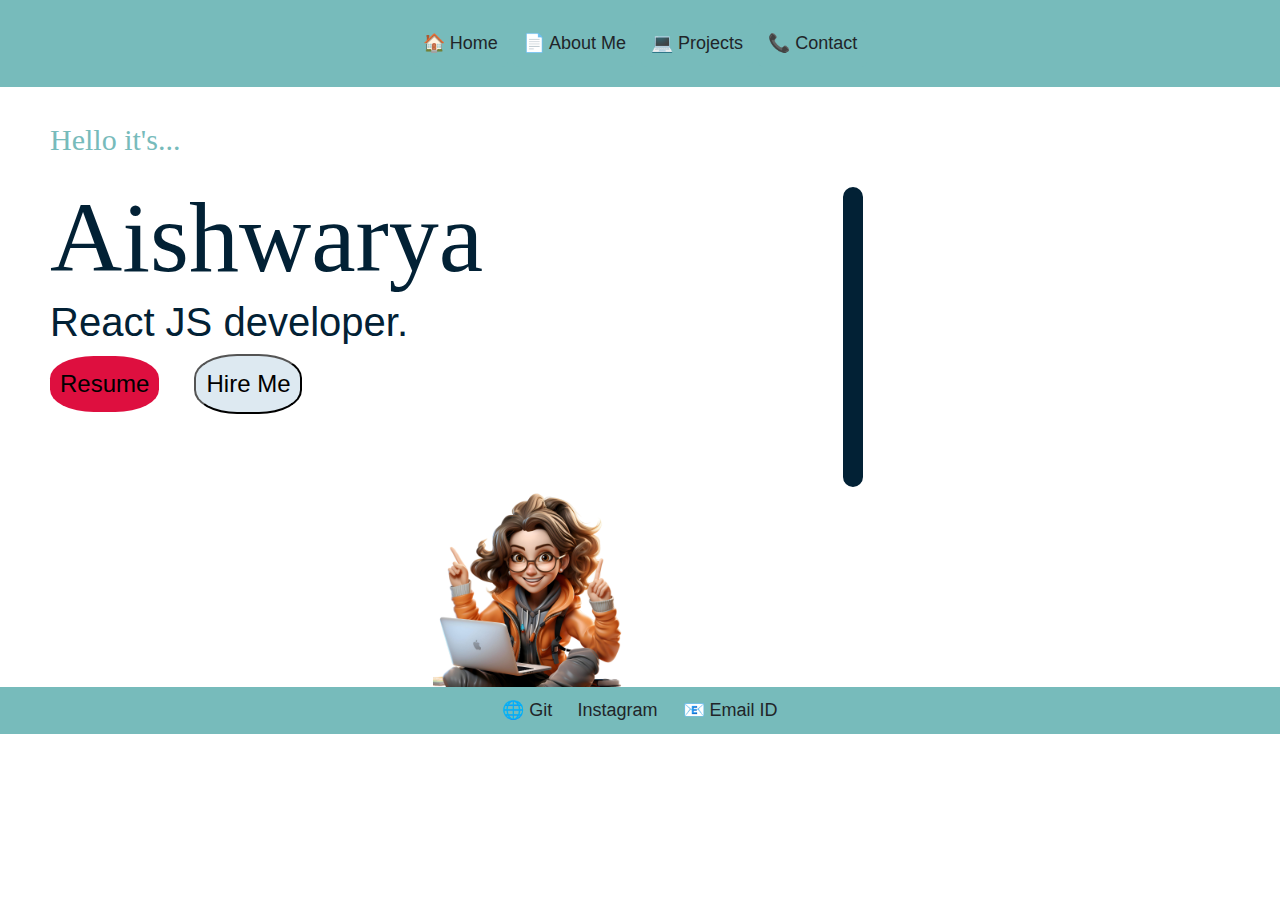
<file: index.html>
<!DOCTYPE html>
<html lang="en">
<head>
    <meta charset="UTF-8">
    <meta name="viewport" content="width=device-width, initial-scale=1.0">
    <title>My Portfolio</title>
    <link rel="stylesheet" href="https://cdn.jsdelivr.net/npm/bootstrap@5.3.3/dist/css/bootstrap.min.css">
    <link rel="stylesheet" href="./style.css">
</head>
<body>
    <div class="container-fluid">
        <div class="row">
            <div class="col-12 col-md-12 col-lg-12 text-center one">
                <a href="./index.html" target="_blank"><button class="btn">&#127968 Home</button></a>
                <a href="./About me/Aboutme.html"><button class="btn">&#128196 About Me</button></a>
                <a href="./Projects" target="_blank"><button class="btn">&#128187 Projects</button></a>
                <a href="tel:123"><button class="btn"> &#128222 Contact </button></a>
            </div>
        </div>
        <div class="row">
            <div class="col-lg-4 col-md-8 col-12 two">
                <p>Hello it's...</p>
                <h1>Aishwarya</h1>
                <h2>React JS developer.</h2>
                <a href="./My resume/resume.html" target="_blank"><button class="first">Resume</button></a>
                <a href="mailto:example@gmail.com"><button class="second">Hire Me</button></a>
            </div>
            <div class="col-lg-8 col-md-4 col-sm-12 text-center four">
               <img src="./Assets/Aishwarya.jpg" height="300px" width="3git00px" class="photo" alt="Aishwarya's photo">
           </div>
         </div>
            <div class="row">
            <div class="col-lg-10 col-md-2 col-12 text-center three ">
                <img src="./Assets/coder-girl-anime.png" height="200px" width="200px" id="cartoon" alt="Cartoon image">
            </div>
            </div>
        <div class="row">
            <div class="col-lg-12 col-md-12 col-12 text-center five">
                <a href=""><button class="btn">&#127760 Git</button></a>
                <a href=""><button class="btn insta">Instagram</button></a>
                <a href=""><button class="btn">&#128231 Email ID</button></a>
            </div>
        </div>
    </div>
</body>
</html>
</file>
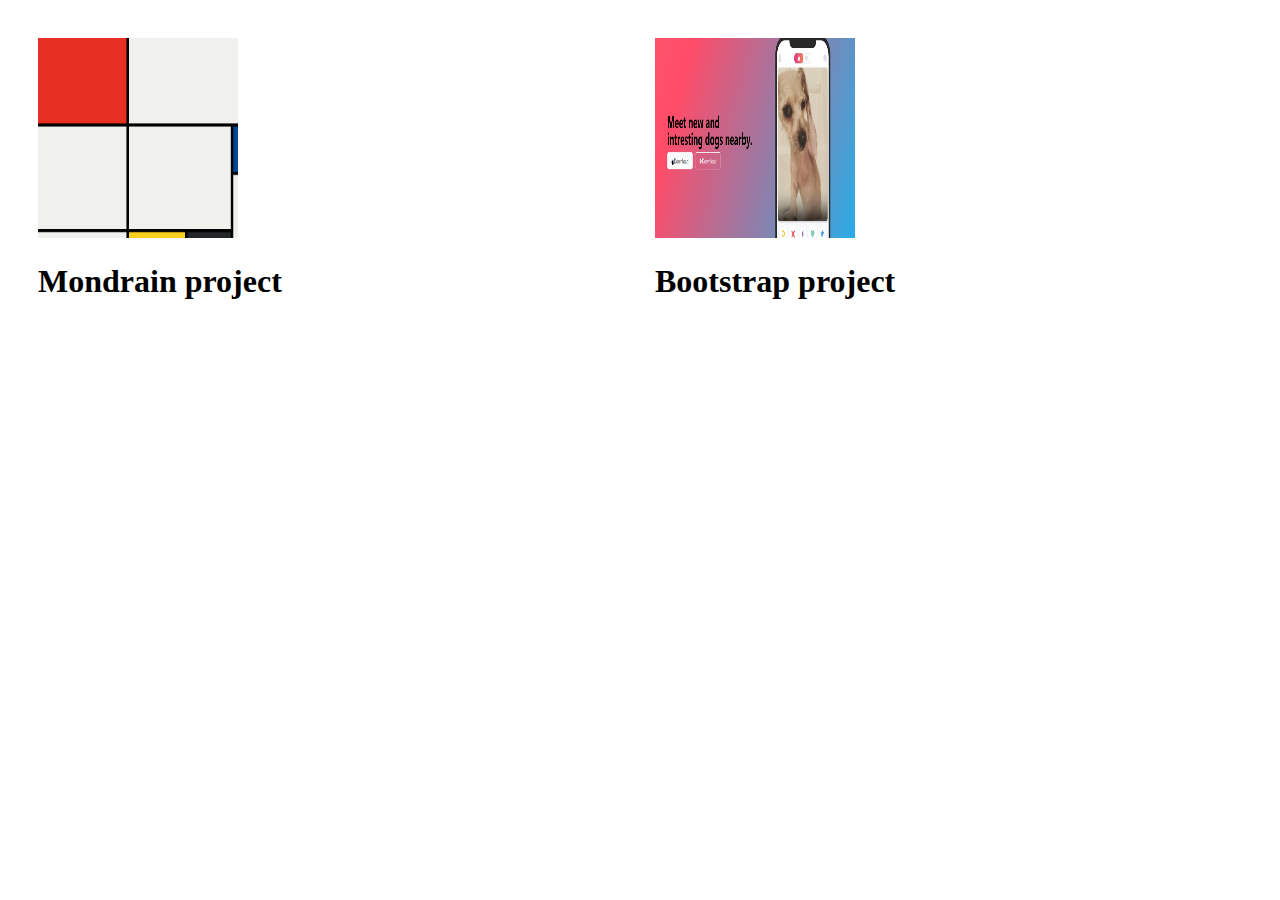
<file: Projects/index.html>
<!DOCTYPE html>
<html lang="en">
<head>
    <meta charset="UTF-8">
    <meta name="viewport" content="width=device-width, initial-scale=1.0">
    <title>Projects</title>
</head>
<link rel="stylesheet" href="./style.css">
<body>
    <div class="container">
    <div class="photo1">
    <a href="./Mondrain project/index.html"><img src="./images/mondrain-painting.png" height="200px" width="200px"></a>
    <h1>Mondrain project</h1>
    </div>
    <div class="photo2">
    <a href="./Tin dog project (bootstrap)/index.html"><img src="./images/tin-dog-img.png" height="200px" width="200px"></a>
    <h1>Bootstrap project</h1>
    </div>
</div>
</body>
</html>
</file>
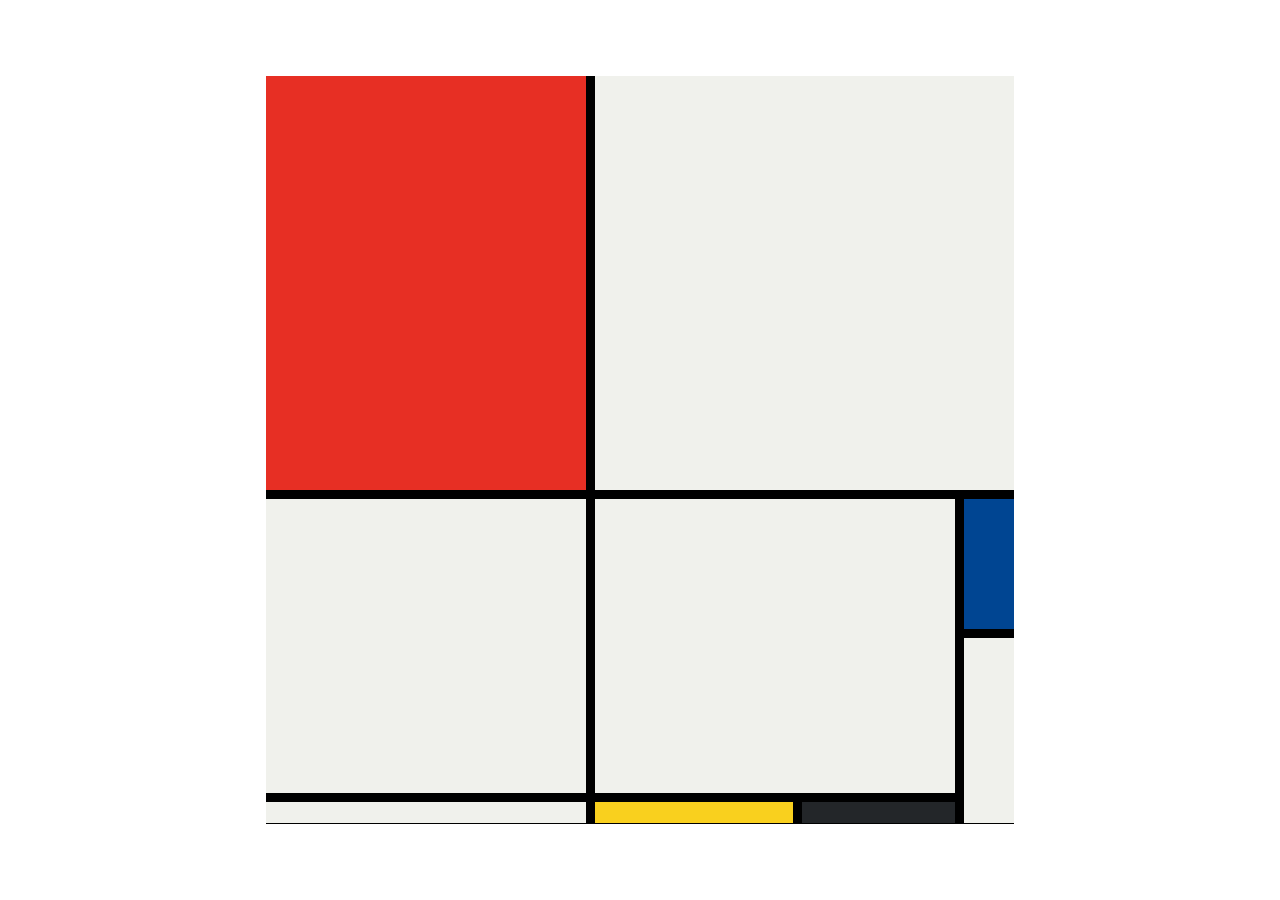
<file: Projects/Mondrain project/index.html>
<!DOCTYPE html>
<html lang="en">

<head>
  <meta charset="UTF-8">
  <meta name="viewport" content="width=device-width, initial-scale=1.0">
  <title>Mondrian Project</title>
  <style>
    /* 
    Write your CSS here 
    Gap Colour: #000
    White: #F0F1EC
    Red: #E72F24
    Black: #232629
    Blue: #004592
    Yellow: #F9D01E

    For dimensions, see dimensions.png image.
    HINT: Remember you can't change the properties of grid lines.
    But grid lines are transparent!
    */
    body {
        margin: 0;
        padding: 0;
        display: flex;
        justify-content: center;
        align-items: center;
        height: 100vh;
    }
    .container {
      display: grid;
      width: 748px;
      height: 748px;
      background-color: #000;
      gap: 9px;
      grid-template-columns: 320px  198px 153px 50px;
      grid-template-rows: 414px 130px 155px 21px ;
    }
    .item {
      background-color: #F0F1EC;
    }
    .one {
      background-color: #E72F24;
    }
    .two {
      grid-column: span 3;
    }
    .three {
      grid-row: span 2;
    }
    .four {
      grid-column: span 2;
      grid-row: span 2;
    }
    .five {
      background-color: #004592;
      border-bottom: 10px;
    }
    .six {
      grid-row: span 2;
    }
    .eight {
      background-color: #F9D01E;
    }
    .nine {
       background-color: #232629;
    }
  </style>
</head>

<body>
  <!-- Write your HTML here -->
  <div class="container">
    <div class=" item one"></div>
    <div class="item two"></div>
    <div class="item three"></div>
    <div class="item four"></div>
    <div class="item five"></div>
    <div class="item six"></div>
    <div class="item seven"></div>
    <div class="item eight"></div>
    <div class="item nine"></div>
 </div>
</body>

</html>
</file>
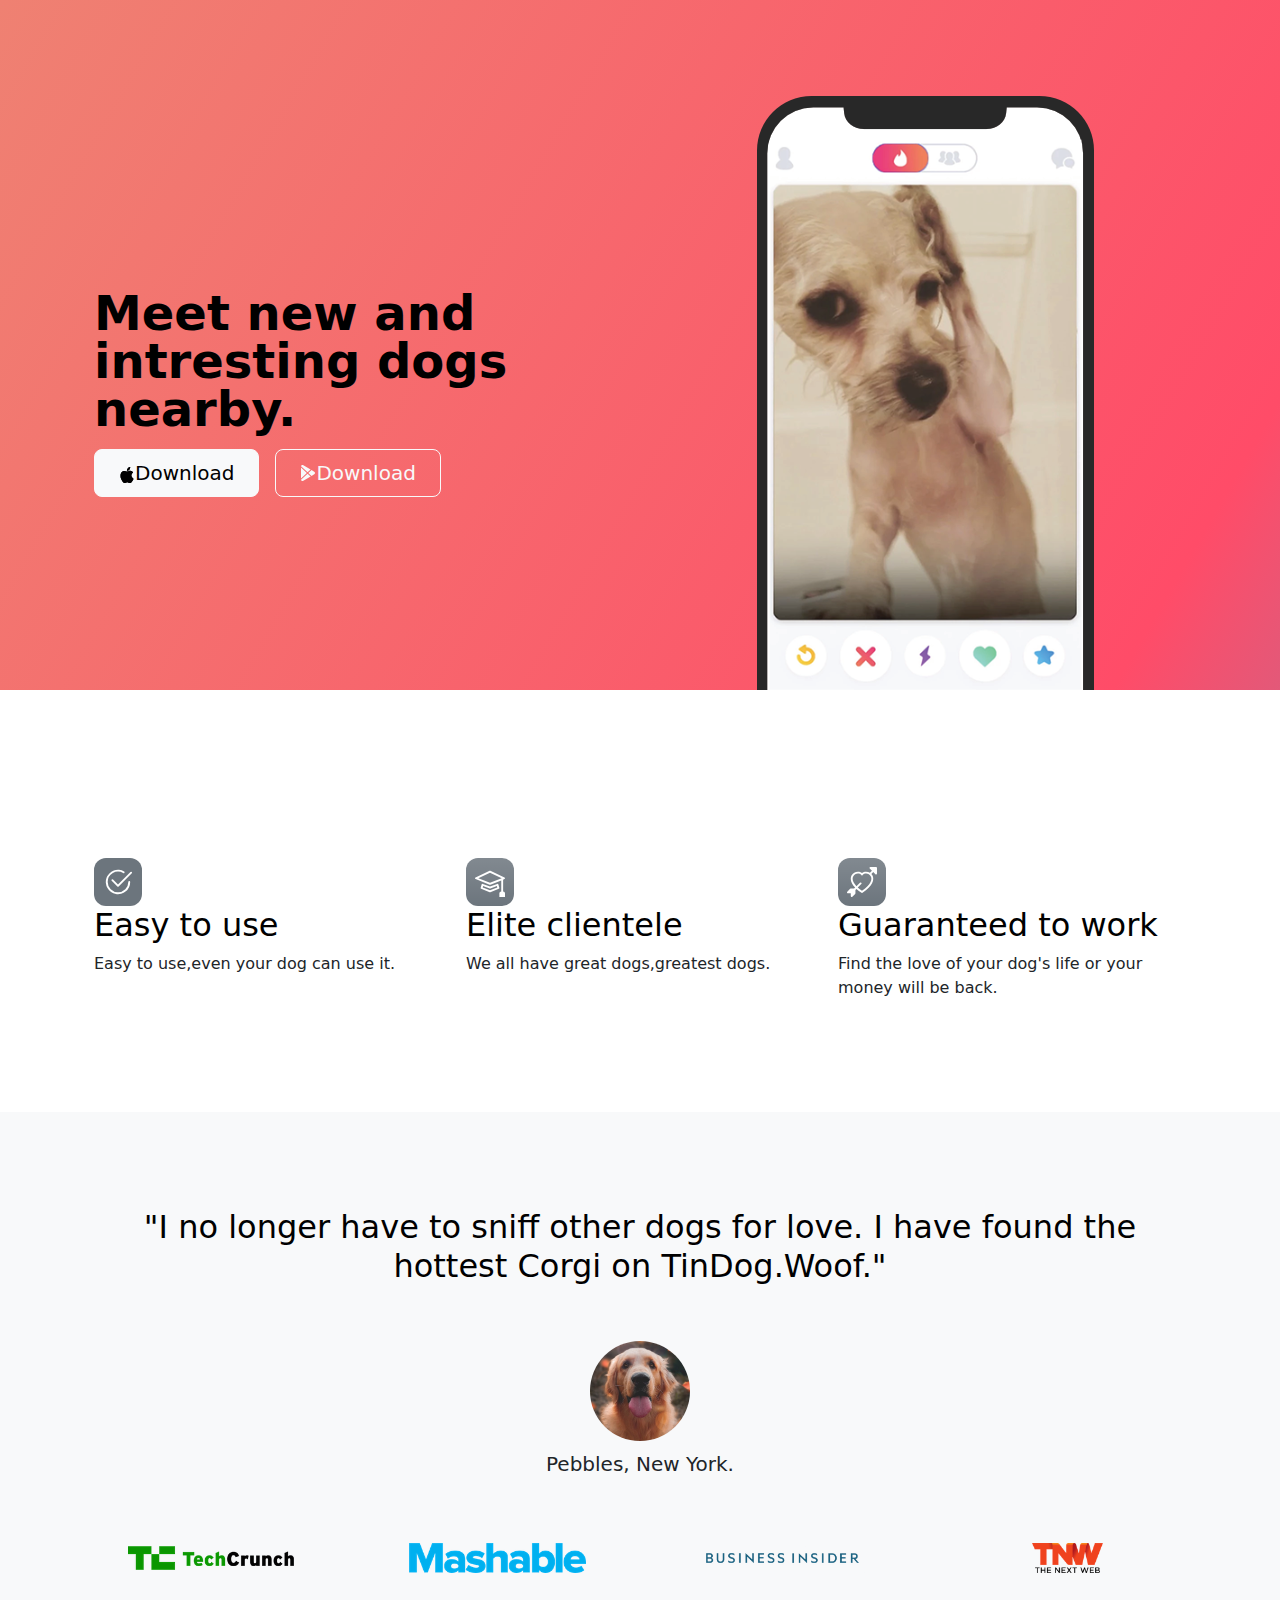
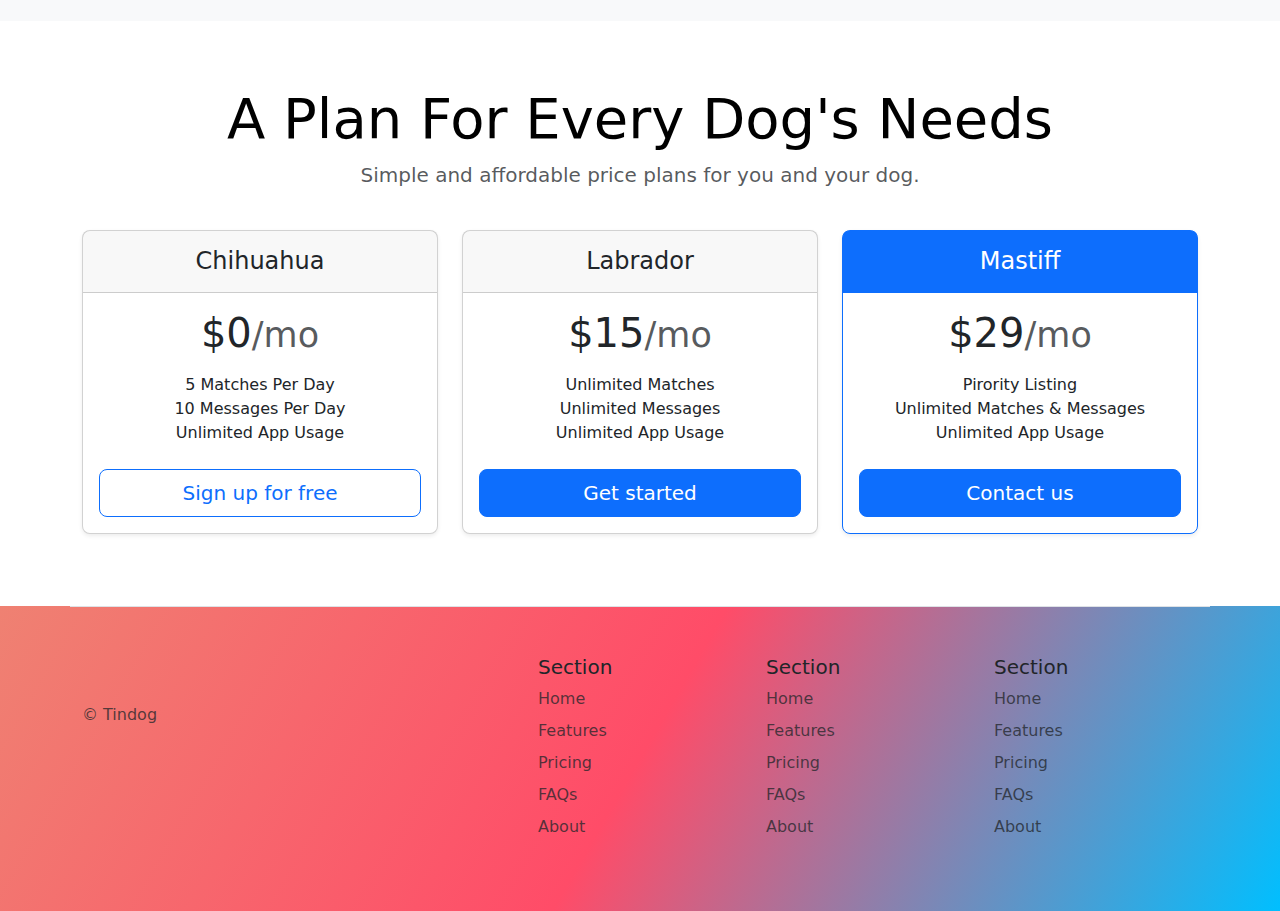
<file: Projects/Tin dog project (bootstrap)/index.html>
<!DOCTYPE html>
<html lang="en">

<head>
  <meta charset="UTF-8">
  <meta name="viewport" content="width=device-width, initial-scale=1.0">
  <title>TinDog</title>
</head>
<link href="https://cdn.jsdelivr.net/npm/bootstrap@5.3.3/dist/css/bootstrap.min.css" rel="stylesheet" integrity="sha384-QWTKZyjpPEjISv5WaRU9OFeRpok6YctnYmDr5pNlyT2bRjXh0JMhjY6hW+ALEwIH" crossorigin="anonymous">
<link rel="stylesheet" href="./style.css">
<body>
  <section id="features">
  <!-- Title -->
  <section id="title" class="gradient-background">
    <div class="container col-xxl-8 px-4 pt-5">
      <div class="row flex-lg-row-reverse align-items-center g-5 pt-5">
        <div class="col-10 col-sm-8 col-lg-6">
          <img src="./images/iphone.png" class="d-block mx-lg-auto img-fluid" alt="Bootstrap Themes" height="200" loading="lazy">
        </div>
        <div class="col-lg-6">
          <h1 class="display-5 fw-bold text-body-emphasis lh-1 mb-3">Meet new and intresting dogs nearby.
          </h1>
          <div class="d-grid gap-2 d-md-flex justify-content-md-start">
            <button type="button" class="btn btn-light btn-lg px-4 me-md-2"><svg xmlns="http://www.w3.org/2000/svg" width="16" height="16" fill="currentColor" class="bi bi-apple" viewBox="0 0 16 16">
              <path
               d="M11.182.008C11.148-.03 9.923.023 8.857 1.18c-1.066 1.156-.902 2.482-.878 2.516s1.52.087 2.475-1.258.762-2.391.728-2.43m3.314 11.733c-.048-.096-2.325-1.234-2.113-3.422s1.675-2.789 1.698-2.854-.597-.79-1.254-1.157a3.7 3.7 0 0 0-1.563-.434c-.108-.003-.483-.095-1.254.116-.508.139-1.653.589-1.968.607-.316.018-1.256-.522-2.267-.665-.647-.125-1.333.131-1.824.328-.49.196-1.422.754-2.074 2.237-.652 1.482-.311 3.83-.067 4.56s.625 1.924 1.273 2.796c.576.984 1.34 1.667 1.659 1.899s1.219.386 1.843.067c.502-.308 1.408-.485 1.766-.472.357.013 1.061.154 1.782.539.571.197 1.111.115 1.652-.105.541-.221 1.324-1.059 2.238-2.758q.52-1.185.473-1.282"/>
              <path
               d="M11.182.008C11.148-.03 9.923.023 8.857 1.18c-1.066 1.156-.902 2.482-.878 2.516s1.52.087 2.475-1.258.762-2.391.728-2.43m3.314 11.733c-.048-.096-2.325-1.234-2.113-3.422s1.675-2.789 1.698-2.854-.597-.79-1.254-1.157a3.7 3.7 0 0 0-1.563-.434c-.108-.003-.483-.095-1.254.116-.508.139-1.653.589-1.968.607-.316.018-1.256-.522-2.267-.665-.647-.125-1.333.131-1.824.328-.49.196-1.422.754-2.074 2.237-.652 1.482-.311 3.83-.067 4.56s.625 1.924 1.273 2.796c.576.984 1.34 1.667 1.659 1.899s1.219.386 1.843.067c.502-.308 1.408-.485 1.766-.472.357.013 1.061.154 1.782.539.571.197 1.111.115 1.652-.105.541-.221 1.324-1.059 2.238-2.758q.52-1.185.473-1.282"/>
            </svg>Download</button>
            <button type="button" class="btn btn-outline-light btn-lg px-4"><svg xmlns="http://www.w3.org/2000/svg" width="16" height="16" fill="currentColor"
              class="bi bi-google-play mb-1" viewBox="0 0 16 16">
              <path
                d="M14.222 9.374c1.037-.61 1.037-2.137 0-2.748L11.528 5.04 8.32 8l3.207 2.96 2.694-1.586Zm-3.595 2.116L7.583 8.68 1.03 14.73c.201 1.029 1.36 1.61 2.303 1.055l7.294-4.295ZM1 13.396V2.603L6.846 8 1 13.396ZM1.03 1.27l6.553 6.05 3.044-2.81L3.333.215C2.39-.341 1.231.24 1.03 1.27Z" />
              </svg>Download</button>
          </div>
        </div>
      </div>
    </div>
  </section>
  <!-- Features -->
  <div class="container px-4 mt-5" id="featured-3">

    <div class="row g-4 py-5 row-cols-1 row-cols-lg-3 mt-5">
      <div class="feature col">
        <div class="feature-icon d-inline-flex align-items-center justify-content-center text-bg-secondary fs-2 mt-5">
          <svg
            xmlns="http://www.w3.org/2000/svg" height="30" fill="currentColor" class="bi bi-check2-circle" viewBox="0 0 16 16">
              <path
              d="M2.5 8a5.5 5.5 0 0 1 8.25-4.764.5.5 0 0 0 .5-.866A6.5 6.5 0 1 0 14.5 8a.5.5 0 0 0-1 0 5.5 5.5 0 1 1-11 0z" />
              <path
              d="M15.354 3.354a.5.5 0 0 0-.708-.708L8 9.293 5.354 6.646a.5.5 0 1 0-.708.708l3 3a.5.5 0 0 0 .708 0l7-7z" />
            </svg>
        </div>
        <h3 class="fs-2 text-body-emphasis">Easy to use</h3>
        <p>Easy to use,even your dog can use it.</p>
      </div>
      <div class="feature col">
        <div class="feature-icon d-inline-flex align-items-center justify-content-center text-bg-secondary bg-gradient fs-2 mt-5">
         <svg xmlns="http://www.w3.org/2000/svg" height="30" fill="currentColor" class="bi bi-mortarboard" viewBox="0 0 16 16">
            <path 
            d="M8.211 2.047a.5.5 0 0 0-.422 0l-7.5 3.5a.5.5 0 0 0 .025.917l7.5 3a.5.5 0 0 0 .372 0L14 7.14V13a1 1 0 0 0-1 1v2h3v-2a1 1 0 0 0-1-1V6.739l.686-.275a.5.5 0 0 0 .025-.917l-7.5-3.5ZM8 8.46 1.758 5.965 8 3.052l6.242 2.913L8 8.46Z"/>
            <path 
            d="M4.176 9.032a.5.5 0 0 0-.656.327l-.5 1.7a.5.5 0 0 0 .294.605l4.5 1.8a.5.5 0 0 0 .372 0l4.5-1.8a.5.5 0 0 0 .294-.605l-.5-1.7a.5.5 0 0 0-.656-.327L8 10.466 4.176 9.032Zm-.068 1.873.22-.748 3.496 1.311a.5.5 0 0 0 .352 0l3.496-1.311.22.748L8 12.46l-3.892-1.556Z"/>
            </svg>
        </div>
        <h3 class="fs-2 text-body-emphasis">Elite clientele</h3>
        <p>We all have great dogs,greatest dogs.</p>
      </div>
      <div class="feature col">
        <div class="feature-icon d-inline-flex align-items-center justify-content-center text-bg-secondary bg-gradient fs-2 mt-5">
        <svg xmlns="http://www.w3.org/2000/svg" height="30" fill="currentColor" class="bi bi-arrow-through-heart"
            viewBox="0 0 16 16">
<path fill-rule="evenodd"
              d="M2.854 15.854A.5.5 0 0 1 2 15.5V14H.5a.5.5 0 0 1-.354-.854l1.5-1.5A.5.5 0 0 1 2 11.5h1.793l.53-.53c-.771-.802-1.328-1.58-1.704-2.32-.798-1.575-.775-2.996-.213-4.092C3.426 2.565 6.18 1.809 8 3.233c1.25-.98 2.944-.928 4.212-.152L13.292 2 12.147.854A.5.5 0 0 1 12.5 0h3a.5.5 0 0 1 .5.5v3a.5.5 0 0 1-.854.354L14 2.707l-1.006 1.006c.236.248.44.531.6.845.562 1.096.585 2.517-.213 4.092-.793 1.563-2.395 3.288-5.105 5.08L8 13.912l-.276-.182a21.86 21.86 0 0 1-2.685-2.062l-.539.54V14a.5.5 0 0 1-.146.354l-1.5 1.5Zm2.893-4.894A20.419 20.419 0 0 0 8 12.71c2.456-1.666 3.827-3.207 4.489-4.512.679-1.34.607-2.42.215-3.185-.817-1.595-3.087-2.054-4.346-.761L8 4.62l-.358-.368c-1.259-1.293-3.53-.834-4.346.761-.392.766-.464 1.845.215 3.185.323.636.815 1.33 1.519 2.065l1.866-1.867a.5.5 0 1 1 .708.708L5.747 10.96Z" />
</svg>
        </div>
        <h3 class="fs-2 text-body-emphasis">Guaranteed to work</h3>
        <p>Find the love of your dog's life or your money will be back.</p>
      </div>
    </div>
  </div>
  </section>
  <!-- Testimonial -->
  <section id="testimonial">
    <div class="my-5">
      <div class="p-5 text-center bg-body-tertiary">
        <div class="container py-5">
          <h2 class="text-body-emphasis">"I no longer have to sniff other dogs for love. I have found the hottest Corgi on TinDog.Woof."</h2>
          <img src="./images/dog-img.jpg" height="100px" class="profile-img mt-5">
          <p class="col-lg-8 mx-auto lead mt-2">
           Pebbles, New York.
          </p>
        </div>
        <div class="container">
          <div class="row">
          <div class="col-sm-12 col-lg-3">
           <img src="./images/techcrunch.png" height="30px" >
          </div>
          <div class="col-sm-12 col-lg-3">
           <img src="./images/mashable.png" height="30px" >
          </div>
          <div class="col-sm-12 col-lg-3">
           <img src="./images/bizinsider.png" height="30px">
          </div>
          <div class="col-sm-12 col-lg-3">
           <img src="./images/tnw.png" height="30px"> 
          </div>
        </div>
        </div>
      </div>
    </div>
  </section>
  <!-- Pricing -->
  <section id="pricing">
    <div class="container">
              <div class="pricing-header p-3 pb-md-4 mx-auto  text-center">
                <h2 class="display-4 fw-normal text-body-emphasis">A Plan For Every Dog's Needs</h2>
                <p class="fs-5 text-body-secondary">Simple and affordable price plans for you and your dog.</p>
              </div>
            <main>
              <div class="row row-cols-1 row-cols-md-3 mb-3 text-center">
                <div class="col">
                  <div class="card mb-4 rounded-3 shadow-sm">
                    <div class="card-header py-3">
                      <h4 class="my-0 fw-normal">Chihuahua</h4>
                    </div>
                    <div class="card-body">
                      <h1 class="card-title pricing-card-title">$0<small class="text-body-secondary fw-light">/mo</small></h1>
                      <ul class="list-unstyled mt-3 mb-4">
                        <li>5 Matches Per Day</li>
                        <li>10 Messages Per Day</li>
                        <li>Unlimited App Usage</li>
                      </ul>
                      <button type="button" class="w-100 btn btn-lg btn-outline-primary">Sign up for free</button>
                    </div>
                  </div>
                </div>
                <div class="col">
                  <div class="card mb-4 rounded-3 shadow-sm">
                    <div class="card-header py-3">
                      <h4 class="my-0 fw-normal">Labrador</h4>
                    </div>
                    <div class="card-body">
                      <h1 class="card-title pricing-card-title">$15<small class="text-body-secondary fw-light">/mo</small></h1>
                      <ul class="list-unstyled mt-3 mb-4">
                        <li>Unlimited Matches</li>
                        <li>Unlimited Messages</li>
                        <li>Unlimited App Usage</li>
                      </ul>
                      <button type="button" class="w-100 btn btn-lg btn-primary">Get started</button>
                    </div>
                  </div>
                </div>
                <div class="col">
                  <div class="card mb-4 rounded-3 shadow-sm border-primary">
                    <div class="card-header py-3 text-bg-primary border-primary">
                      <h4 class="my-0 fw-normal">Mastiff</h4>
                    </div>
                    <div class="card-body">
                      <h1 class="card-title pricing-card-title">$29<small class="text-body-secondary fw-light">/mo</small></h1>
                      <ul class="list-unstyled mt-3 mb-4">
                        <li>Pirority Listing</li>
                        <li>Unlimited Matches & Messages</li>
                        <li>Unlimited App Usage</li>
                      </ul>
                      <button type="button" class="w-100 btn btn-lg btn-primary">Contact us</button>
                    </div>
                  </div>
                </div>
              </div>
              </div>
            </main>
        </div>
    </div>

  </section>
  <!-- Footer -->
  <section id="footer">
    <div class="container">
      <footer class="row row-cols-1 row-cols-sm-2 row-cols-md-5 py-5 mt-5 border-top">
        <div class="col mb-3">
          <a href="/" class="d-flex align-items-center mb-3 link-body-emphasis text-decoration-none">
            <svg class="bi me-2" width="40" height="32"><use xlink:href="#bootstrap"></use></svg>
          </a>
          <p class="text-body-secondary">© Tindog</p>
        </div>
    
        <div class="col mb-3">
    
        </div>
    
        <div class="col mb-3">
          <h5>Section</h5>
          <ul class="nav flex-column">
            <li class="nav-item mb-2"><a href="#" class="nav-link p-0 text-body-secondary">Home</a></li>
            <li class="nav-item mb-2"><a href="#" class="nav-link p-0 text-body-secondary">Features</a></li>
            <li class="nav-item mb-2"><a href="#" class="nav-link p-0 text-body-secondary">Pricing</a></li>
            <li class="nav-item mb-2"><a href="#" class="nav-link p-0 text-body-secondary">FAQs</a></li>
            <li class="nav-item mb-2"><a href="#" class="nav-link p-0 text-body-secondary">About</a></li>
          </ul>
        </div>
    
        <div class="col mb-3">
          <h5>Section</h5>
          <ul class="nav flex-column">
            <li class="nav-item mb-2"><a href="#" class="nav-link p-0 text-body-secondary">Home</a></li>
            <li class="nav-item mb-2"><a href="#" class="nav-link p-0 text-body-secondary">Features</a></li>
            <li class="nav-item mb-2"><a href="#" class="nav-link p-0 text-body-secondary">Pricing</a></li>
            <li class="nav-item mb-2"><a href="#" class="nav-link p-0 text-body-secondary">FAQs</a></li>
            <li class="nav-item mb-2"><a href="#" class="nav-link p-0 text-body-secondary">About</a></li>
          </ul>
        </div>
    
        <div class="col mb-3">
          <h5>Section</h5>
          <ul class="nav flex-column">
            <li class="nav-item mb-2"><a href="#" class="nav-link p-0 text-body-secondary">Home</a></li>
            <li class="nav-item mb-2"><a href="#" class="nav-link p-0 text-body-secondary">Features</a></li>
            <li class="nav-item mb-2"><a href="#" class="nav-link p-0 text-body-secondary">Pricing</a></li>
            <li class="nav-item mb-2"><a href="#" class="nav-link p-0 text-body-secondary">FAQs</a></li>
            <li class="nav-item mb-2"><a href="#" class="nav-link p-0 text-body-secondary">About</a></li>
          </ul>
        </div>
      </footer>
    </div>
  </section>
</body>

</html>
</file>
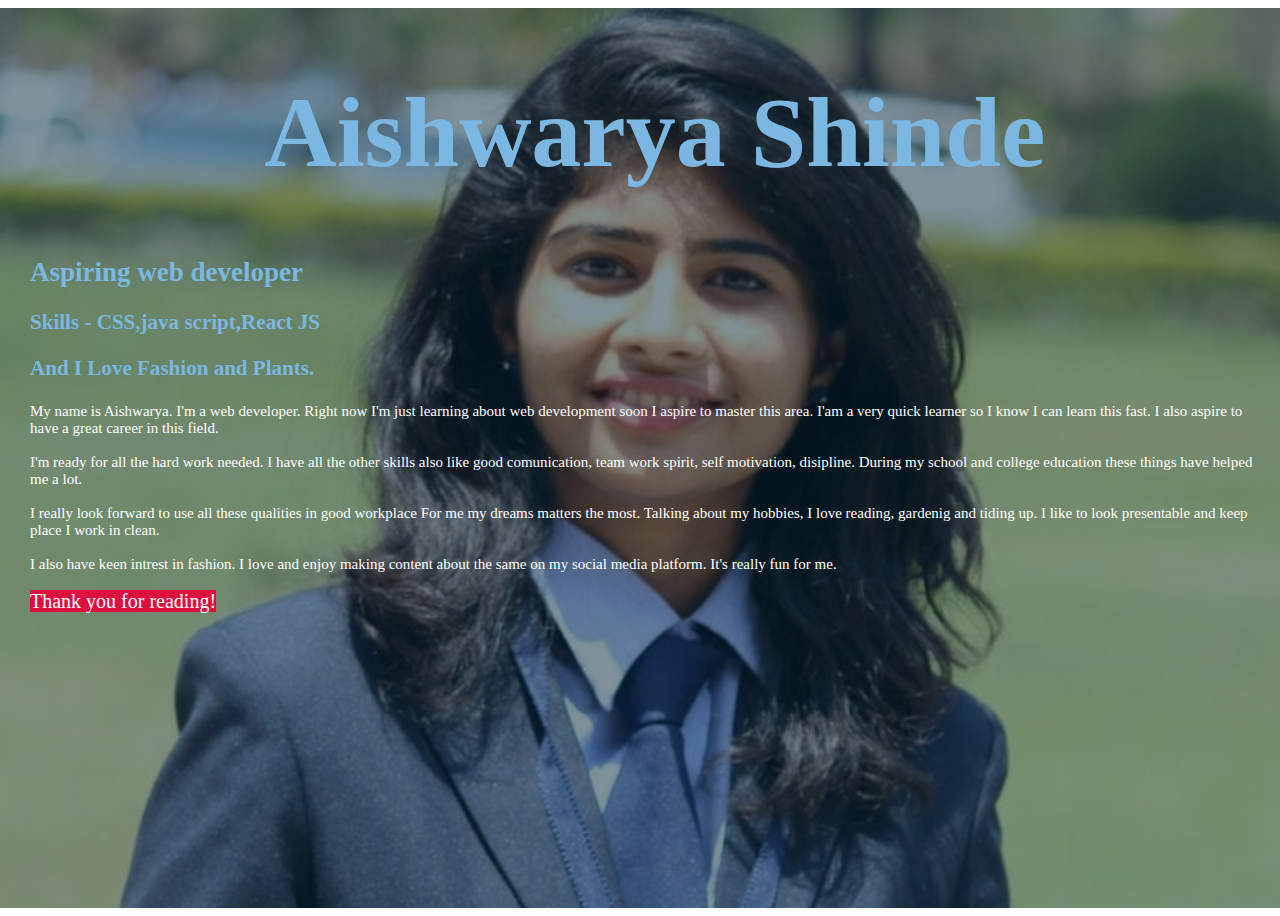
<file: About me/Aboutme.html>
<!DOCTYPE html>
<html lang="en">
<head>
    <meta charset="UTF-8">
    <meta name="viewport" content="width=device-width, initial-scale=1.0">
    <title>About Me</title>
</head>
<link rel="stylesheet" href="./style.css">
<body>
    <div class="container">
     <div class="main">
      <div class="photo">
      </div>
      <div class="title" style="color: #7bb7e0; margin-left: 10px;">
        <h1 style="font-size: 100px; text-align: center;">Aishwarya Shinde</h1>
        <h2>Aspiring web developer</h2>
        <h3>Skills - CSS,java script,React JS</h3>
        <h3>And I Love Fashion and Plants.</h3>
      </div>
      <div class="about" style="margin-left: 20px;">
         <p>My name is Aishwarya. I'm a web developer. Right now I'm just learning about web development soon I aspire to master this area. I'am a very quick learner so I know I can learn this fast. I also aspire to have a great career in this field.<br><br>I'm ready for all the hard work needed.
        I have all the other skills also like good comunication, team work spirit, self motivation, disipline. During my school and college education these things have helped me a lot.<br>
        <br>I really look forward to use all these qualities in good workplace
        For me my dreams matters the most. Talking about my hobbies, I love reading, gardenig and tiding up. I like to look presentable and keep place I work in clean.<br><br>I also have keen intrest in fashion. I love and enjoy making content about the same on my social media platform. It's really fun for me.<br><br>
        <span style="background-color: #de0f3f; font-size: 20px; color: white;"> Thank you for reading!</span>
        </p>
      </div>
    </div>
</div>
</body>
</html>
</file>
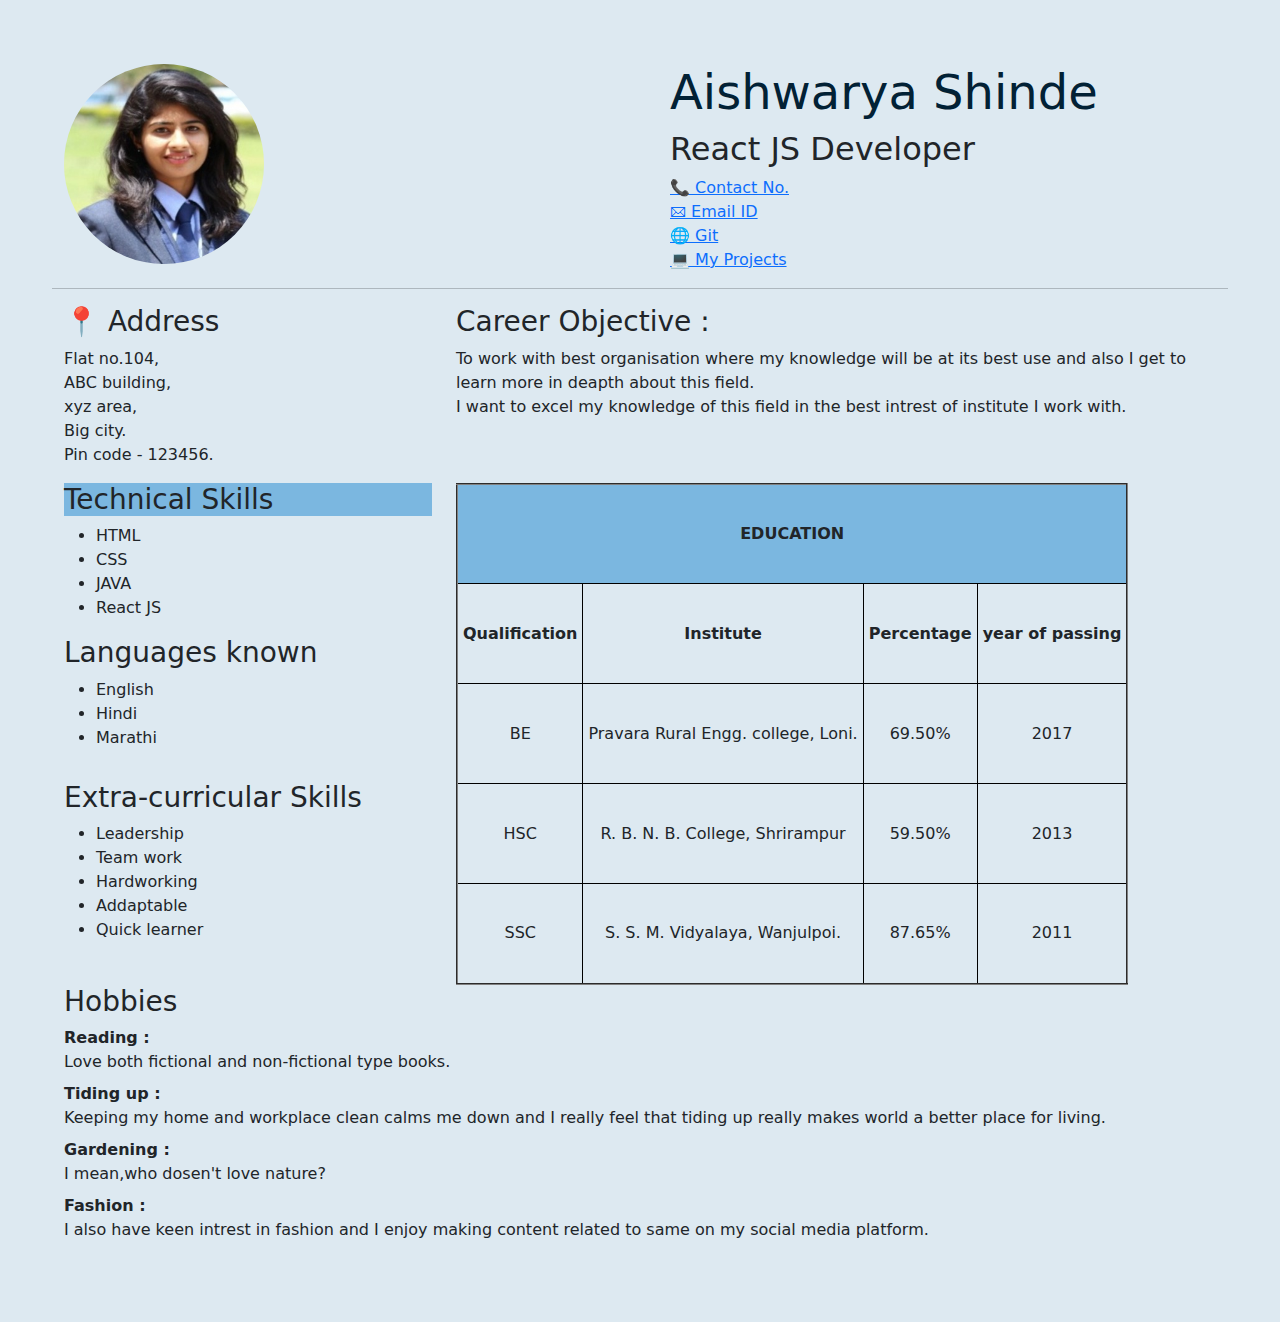
<file: My resume/resume.html>
<!DOCTYPE html>
<html lang="en">
<head>
    <meta charset="UTF-8">
    <meta name="viewport" content="width=device-width, initial-scale=1.0">
    <title>My Resume</title>
    <link rel="stylesheet" href="https://cdn.jsdelivr.net/npm/bootstrap@5.3.3/dist/css/bootstrap.min.css">
    <link rel="stylesheet" href="./style.css">
</head>
<body>
  <div class="container-fluid main">

    <div class="row">
      <div class="col-6 photo">
           <img src="./aish.jpg" height="200" width="200" class="photo"/>
      </div>
      <div class="col-6 title">
           <h1 style="color: #022135; font-size: 3rem;">Aishwarya Shinde </h1>
           <h2>React JS Developer</h2>
           <p>
             <a href="tel:123" >&#128222 Contact No.</a><br>
             <a href="mailto:example@gmail.com">&#128386  Email ID</a><br>
             <a href="https://github.com/Aishhub29" target="_blank">&#127760 Git</a><br>
              <a href="./projects/projects.html">&#128187  My Projects</a>
            </p>
      </div>
    </div>

    <div class="row">
      <hr>
      <div class="col-4 address">
             <h3>&#128205 Address </h3>
             <p>
                Flat no.104,</br>ABC building,</br>xyz area,</br>Big city.</br> Pin code - 123456.
             </p>
      </div>
      <div class="col-8 CO">
        <h3>Career Objective :</h3>
            <p>To work with best organisation where my knowledge will be at its best use and also I get to learn more in deapth about this field.<br>I want to excel my knowledge of this field in the best intrest of institute I work with. </p>
      </div>
    </div>

    <div class="row">
      <div class="col-4 Skill">
        <h3  style="background-color: #7bb7e0">Technical Skills </h3>
          <ul>
            <li>HTML</li>
            <li>CSS</li>
            <li>JAVA</li>
            <li>React JS</li>
          </ul>
     
        <h3>Languages known </h3>
        <ul>
            <li>English</li>
            <li>Hindi</li>
            <li>Marathi</li>
        </ul>
        <h3 style="padding-top: 15px;">Extra-curricular Skills </h3>
        <ul>
          <li>Leadership</li>
          <li>Team work</li>
          <li>Hardworking</li>
          <li>Addaptable</li>
          <li>Quick learner</li>
        </ul>
      </div>
      <div class="col-8 education">
              <table border="2" style="text-align: center;">
                <tr>
                  <th colspan="4"  style="background-color: #7bb7e0">EDUCATION</th>
                </tr>
                <tr >
                  <th>Qualification</th>
                  <th>Institute</th>
                  <th>Percentage</th>
                  <th>year of passing</th>
                </tr>
                <tr>
                  <td>BE</td>
                  <td>Pravara Rural Engg. college, Loni.</td>
                  <td>69.50%</td>
                  <td>2017</td>
                </tr>
                <tr>
                  <td>HSC</td>
                  <td>R. B. N. B. College, Shrirampur</td>
                  <td>59.50%</td>
                  <td>2013</td>
                </tr>
                <tr>
                  <td>SSC</td>
                  <td>S. S. M. Vidyalaya, Wanjulpoi.</td>
                  <td>87.65%</td>
                  <td>2011</td>
                </tr>
              </table>
       </div>
    </div>

    <div class="row">
       <div class="col-12 hobby">
                   <h3>Hobbies </h3>
                 <dl>
                    <dt>Reading :</dt>
                       <dd>Love both fictional and non-fictional type books.</dd>
                    <dt>Tiding up :</dt>
                        <dd>Keeping my home and workplace clean calms me down and I really feel that tiding up really makes world a better place for living.</dd>
                    <dt>Gardening :</dt>
                        <dd>I mean,who dosen't love nature?</dd>
                    <dt>Fashion :</dt>
                        <dd>I also have keen intrest in fashion and I enjoy making content related to same on my social media platform.</dd>
                  </dl>
         </div>
     </div>
    </div>
</body>
</html>
</file>
<file: style.css>
body {
    display: flex;
    justify-content: center;
    align-items: center;
    flex-direction: column;
}
.container {
    background-color: #dde9f1;
    height: 100vh;
    width: 100vw;
}
.one {
    background-color: #7bb;
    padding-top: 20px;
    padding-bottom: 20px;
}
.two {
padding-left: 50px;
padding-top: 30px;
}
.four {
   padding-top: 100px;
}
.five {
    background-color: #7bb;
}
.btn {
    padding: 10px;
    background-color:  #7bb;
    border: 0;
    font-size: large;
    font-family: sans-serif;
}
.btn:hover {
    background-color: #dde9f1;
}
h1 {
    font-family: serif;
    font-size: 100px;
    color: #022135;
    margin-bottom: 0;
    margin-top: 0;
}
h2 {
    font-family: sans-serif;
    font-size: 40px;
    padding-top: 0;
    color: #022135;
}
p {
    font-family: serif;
    font-size: 30px;
    color: #7bb;
}
.first {
    padding: 10px;
    border: 0;
    font-size: x-large;
    font-family: sans-serif;
    background-color:  #de0f3f;
    border-radius: 40%;
    margin-right: 30px;
}
.first:hover {
    background-color: #dde9f1;
}
.second {
    padding: 10px;
    font-size: x-large;
    font-family: sans-serif;
    background-color:  #dde9f1;
    border-radius: 40%;
}
.second:hover {
    background-color: #de0f3f;
}

.photo {
    border: 10px solid #022135;
    border-radius: 50px;
}
</file>
<file: Projects/style.css>
.body {
    display: flex;
    justify-content: center;
    align-items: center;
    flex-direction: column;
}

.container {
    display: grid;
    grid-template-columns: 1fr 1fr;
    grid-template-rows: 1fr 1fr;
    gap:30px
}
.photo1 {
    grid-column-start: 1;
    grid-row-start: 1;
    padding-top: 30px;
    padding-left: 30px;
}
.photo1:hover {
    transform: scale(1.5);
}
.photo2 {
    grid-column-start: 2;
    grid-row-start: 1;
    padding-top: 30px;
}
.photo2:hover {
    transform: scale(1.5);
}
</file>
<file: Projects/Tin dog project (bootstrap)/style.css>
.gradient-background {
  background: linear-gradient(300deg, #00bfff, #ff4c68, #ef8172);
  background-size: 180% 180%;
  animation: gradient-animation 18s ease infinite;
}

@keyframes gradient-animation {
  0% {
    background-position: 0% 50%;
  }
  50% {
    background-position: 100% 50%;
  }
  100% {
    background-position: 0% 50%;
  }
}

.feature-icon {
  width: 3rem;
  height: 3rem;
  border-radius: 0.75rem;
}

.profile-img {
  height: 100px;
  border-radius: 50%;
}
#footer {
  background: linear-gradient(300deg, #00bfff, #ff4c68, #ef8172);
}
</file>
<file: About me/style.css>
body {
    display: flex;
    justify-content: center;
    align-items: center;
}
.container {
    display: grid;
    grid-template-columns: 1fr 2fr;
    grid-template-rows: 1fr 2fr;
    gap: 30px;
    width: 100vw;
    height: 100vh;
    background-image: url(./Aishwarya.jpg);
    background-size: cover
}
.main {
    background-color:  #02213580;
    height: 100vh;
    width: 100vw;
}
.about {
    grid-column: span 2;
    font-family: DM serif display;
    color: white;
    font-size: 15px;
    padding-left: 10px;
    padding-right: 10px;
}
.title {
    font-family: serif;
    font-size: large;
    grid-column: span 2;
    padding-left: 20px;

}
</file>
<file: My resume/style.css>
body {
   display:flex;
   flex-direction: column;
   height: 100vh;
   width: 100vw;
}
.photo {
   border-radius: 50%;
}
.main {
   background-color: #dde9f1;
   padding: 5%;
   padding-top: 5%;
}
.title {
   padding-left: 30px;
}
table {
border-collapse: collapse;
background-color: #dde9f1;
}
th, td {
   border: 1px solid black;
   padding: 5px;
   height: 100px;
}
</file>
